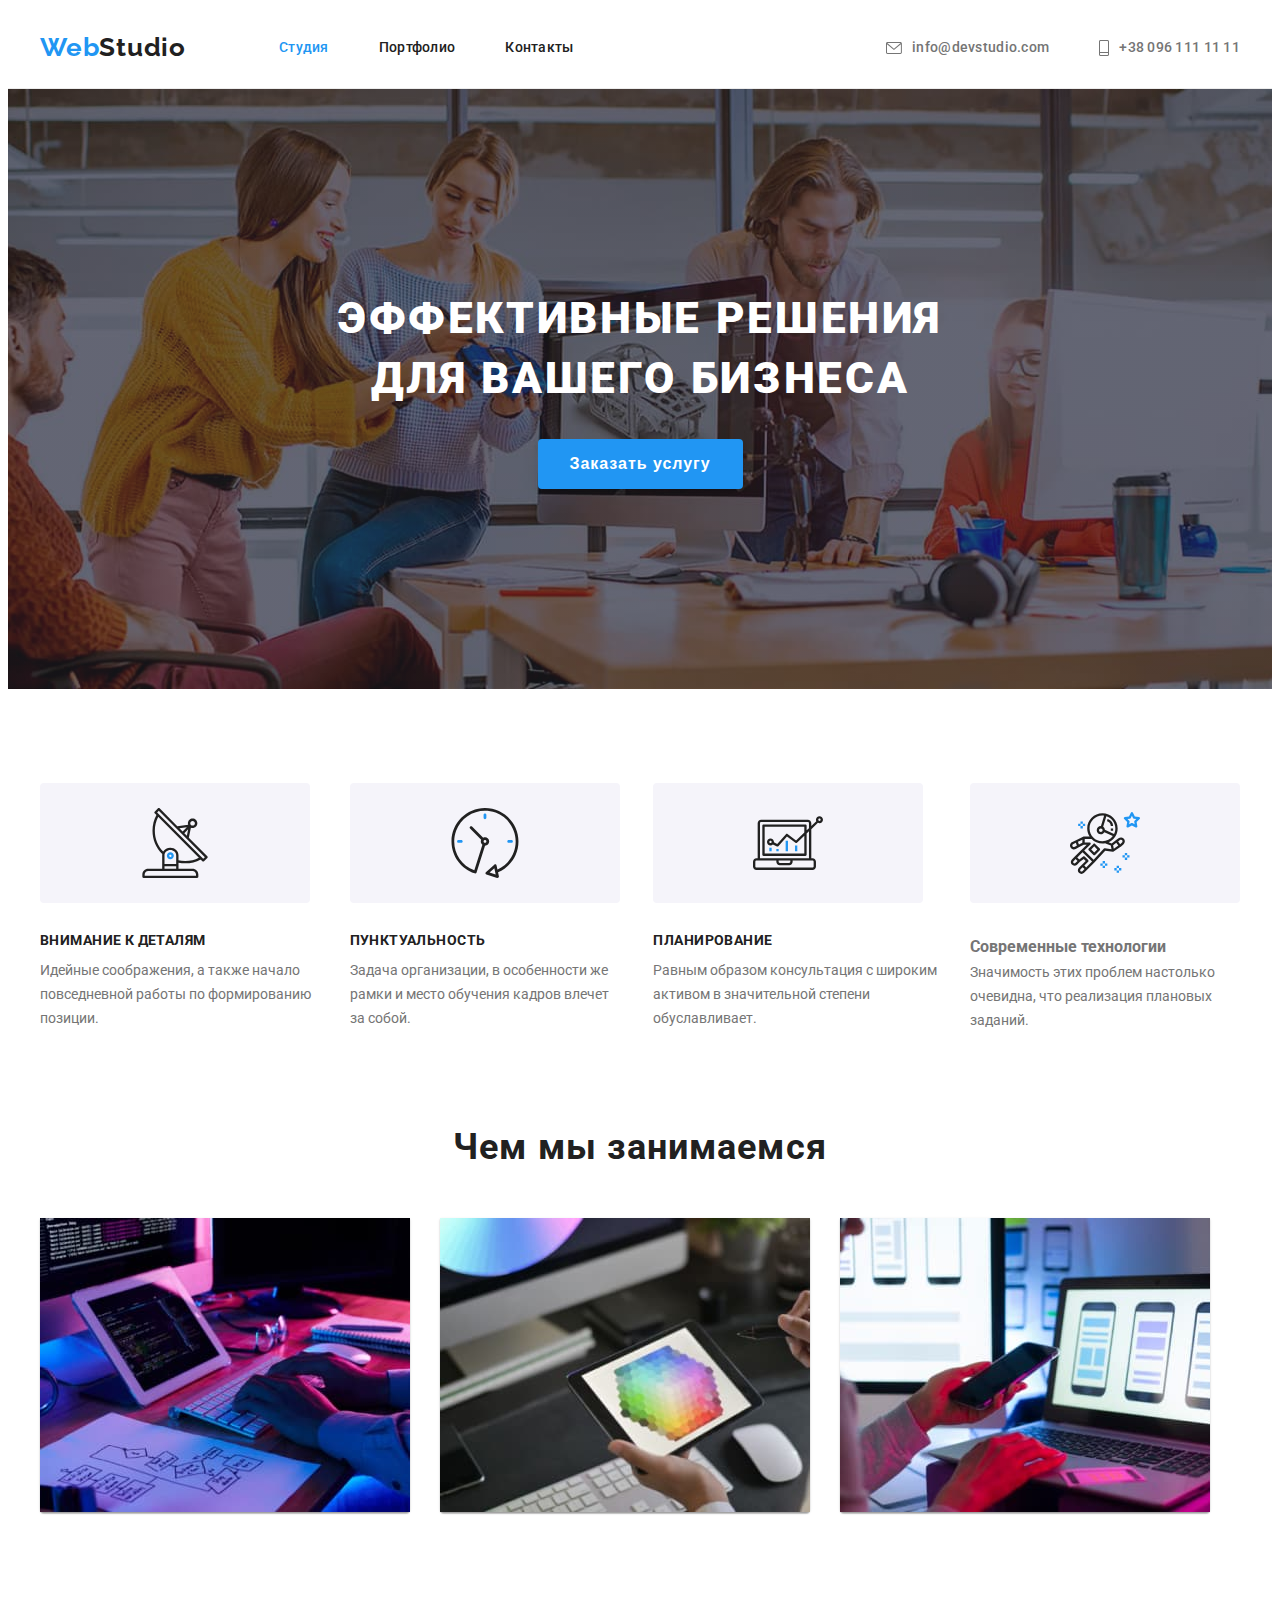
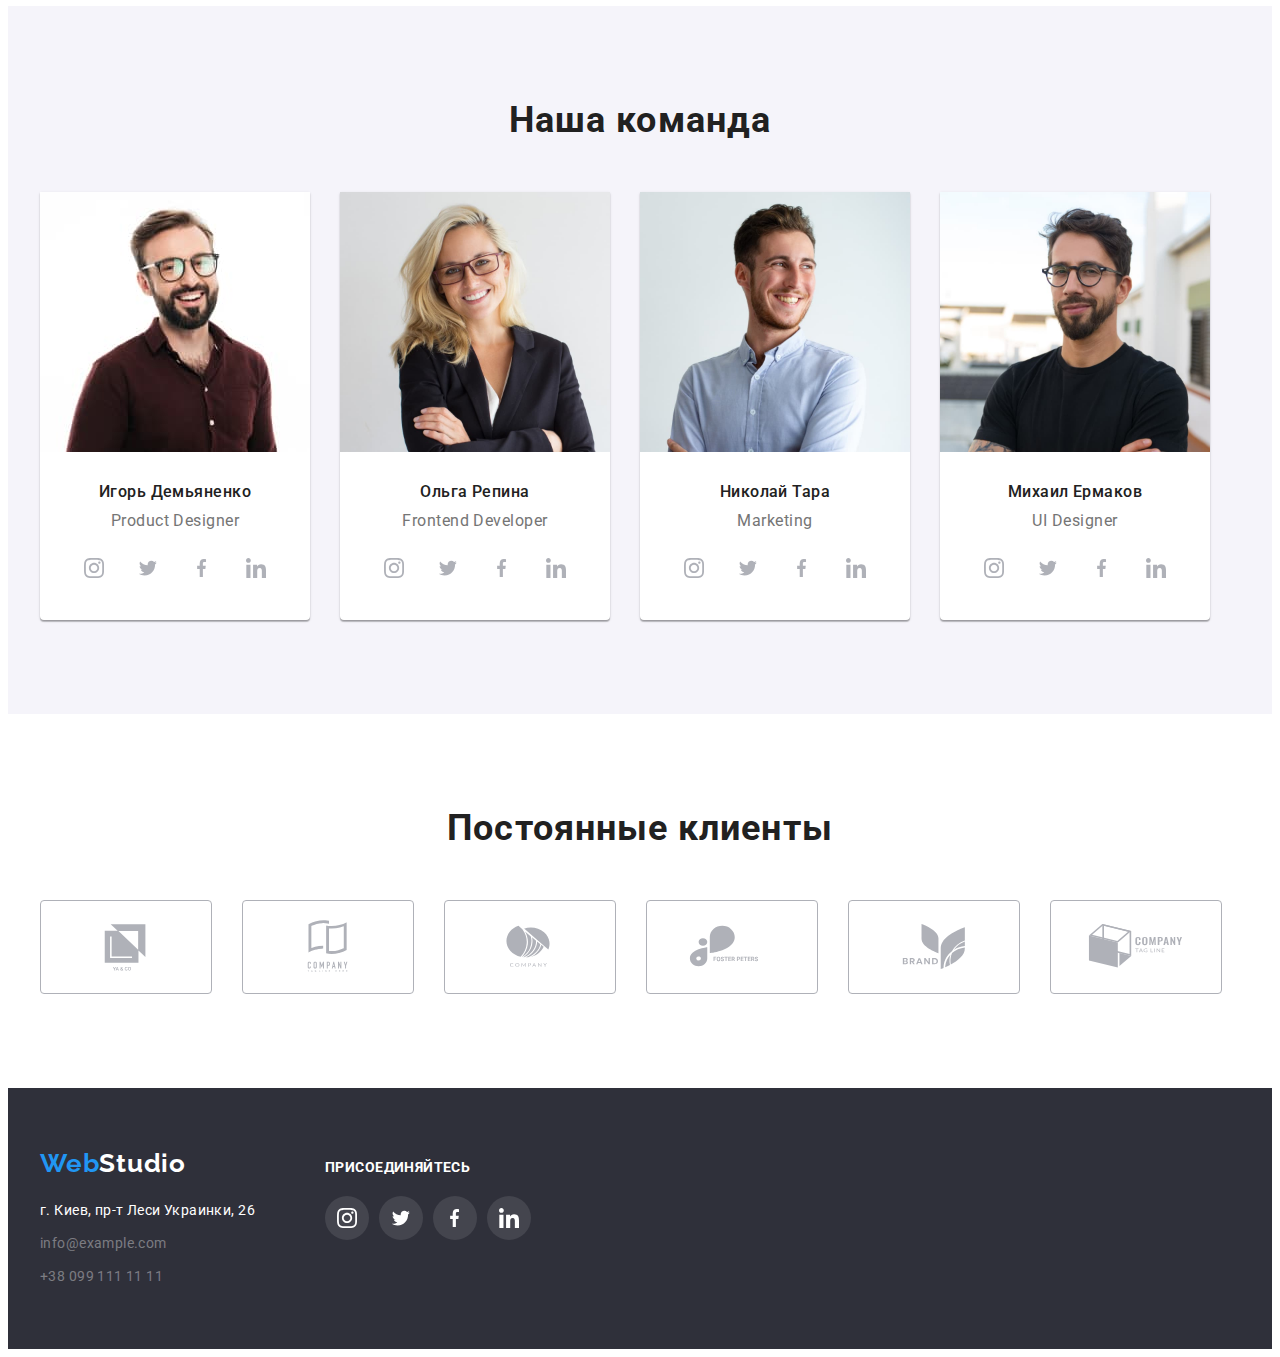
<file: index.html>
<!DOCTYPE html>
<html lang="ru">
	<head>
		<meta charset="UTF-8" />
		<meta http-equiv="X-UA-Compatible" content="IE=edge" />
		<meta name="viewport" content="width=device-width, initial-scale=1.0" />
		<title>WebStudio</title>
		<link rel="preconnect" href="https://fonts.googleapis.com" />
		<link rel="preconnect" href="https://fonts.gstatic.com" crossorigin />
		<link rel="preconnect" href="https://fonts.googleapis.com" />
		<link rel="preconnect" href="https://fonts.gstatic.com" crossorigin />
		<link rel="preconnect" href="https://fonts.googleapis.com">
<link rel="preconnect" href="https://fonts.gstatic.com" crossorigin>
<link href="https://fonts.googleapis.com/css2?family=Raleway:wght@700&family=Roboto:wght@400;500;700;900&display=swap" rel="stylesheet">
<link rel="stylesheet" href="https://cdnjs.cloudflare.com/ajax/libs/modern-normalize/1.1.0/modern-normalize.min.css" integrity="sha512-wpPYUAdjBVSE4KJnH1VR1HeZfpl1ub8YT/NKx4PuQ5NmX2tKuGu6U/JRp5y+Y8XG2tV+wKQpNHVUX03MfMFn9Q==" crossorigin="anonymous" referrerpolicy="no-referrer" />
		<link rel="stylesheet" href="./css/styles.css" />
	</head>
	<body>
		<!--Шапка сайта-->
		<header class="header">
			<div class="container header-container">
				<nav class="nav">
					<a class="header-web" href="./index.html">Web<span class="studio-nav">Studio</span>
					</a>
					<ul class="nav-list">
						<li class="nav-list">
							<a class="nav-link link-current" href="./index.html"
								>Студия</a>
						</li>
						<li class="nav-list">
							<a class="nav-link" href="./portfolio.html">Портфолио</a>
						</li>
						<li class="nav-list">
							<a class="nav-link" href="#team">Контакты</a>
						</li>
					</ul>
				</nav>
				<ul class="contaks ">
					<li class="contaks-item">
						<a class="contaks-link" href="mailto:info@devstudio.com">
							<svg class="icon-envelope" width="16" height="12">
								<use href="./images/icons.svg#icon-envelope"></use>
							</svg>
							info@devstudio.com</a>
					</li>
					<li class="contaks-item">
						<a class="contaks-link" href="tel:+380961111111">
							<svg class="icon-smartphone" width="10" height="16">
								<use href="./images/icons.svg#icon-smartphone"></use>
							</svg>
							+38 096 111 11 11</a>
					</li>
				</ul>
			</div>
		</header>
		<!--Секция блок заказа услуги-->
		<main>
				<section class=" order">
					<div class="container">
						<h1 class="order-title">
							Эффективные решения <br />для вашего бизнеса
						</h1>
						<button type="button" class="btn-order">Заказать услугу</button>
					</div>
				</section>
				<!--Секция занятия и планирования-->
				<section class="section section-advantage">
					<div class="container">
						<h2 class="visually-hidden">Преимущество</h2>
					<ul class="advantage">
						<li class="iteam-advantage">
							<div class="container-advantage">
								<svg class="icon-advantage" width="70" height="70">
									<use href="./images/icons.svg#icon-antenna"></use>
								</svg>
							</div>
							<h3 class="title-advantage">Внимание к деталям</h3>
							<p class="text-advantage">
								Идейные соображения, а также начало повседневной работы по
								формированию позиции.
							</p>
						</li>
						<li class="iteam-advantage">
							<div class="container-advantage">
								<svg class="icon-advantage" width="70" height="70">
									<use href="./images/icons.svg#icon-clock"></use>
								</svg>
							</div>
							<h3 class="title-advantage">Пунктуальность</h3>
							<p class="text-advantage">
								Задача организации, в особенности же рамки и место обучения кадров
								влечет за собой.
							</p>
						</li>
						<li class="iteam-advantage">
							<div class="container-advantage">
								<svg class="icon-advantage" width="70" height="70">
									<use href="./images/icons.svg#icon-diagram"></use>
								</svg>
							</div>
							<h3 class="title-advantage">Планирование</h3>
							<p class="text-advantage">
								Равным образом консультация с широким активом в значительной
								степени обуславливает.
							</p>
						</li>
						<li class="iteam-advantage">
							<div class="container-advantage">
								<svg class="icon-advantage" width="70" height="70">
									<use href="./images/icons.svg#icon-astronaut"></use>
								</svg>
							</div>
							<h3 class="icon-astronaut">Современные технологии</h3>
							<p class="text-advantage">
								Значимость этих проблем настолько очевидна, что реализация
								плановых заданий.
							</p>
						</li>
					</ul>
					</div>
				</section>
				<section class="section">
					<div class="container">
						<h2 class="title-section">Чем мы занимаемся</h2>
					<ul class="works">
						<li class="command-item">
							<img class="" src="./images/develop1.jpg" alt="develop1" width="370" />
						</li>
						<li class="command-item">
							<img class="" src="./images/develop2.jpg" alt="develop2" width="370" />
						</li>
						<li class="command-item">
							<img class="" src="./images/develop3.jpg" alt="develop3" width="370" />
						</li>
					</ul>
					</div>
				</section>
				<!--Секция команды-->
				<section class="section section-color">
					<div class="container">
						<h2 class="title-section">Наша команда</h2>
					<ul class="command">
						<li class="command-item">
							<img class="command-img" src="./images/employee1.jpg"alt="employee1" width="270" />
							<div class="container-command">
							<h3 class="title-command">Игорь Демьяненко</h3>
							<p class="text-command">Product Designer</p>
							<ul class="network">
								<li class="network-item">
									<a class="network-link" href="">
										<svg class="icon-network" width="20" height="20">
											<use href="./images/icons.svg#icon-instagram"></use>
										</svg>
									</a>
								</li>
								<li class="network-item">
									<a class="network-link" href="">
										<svg class="icon-network" width="20" height="16.25">
											<use href="./images/icons.svg#icon-twitter"></use>
										</svg>
									</a>
								</li>
								<li class="network-item">
									<a class="network-link" href="">
										<svg class="icon-network" width="10" height="20">
											<use href="./images/icons.svg#icon-facebook"></use>
										</svg>
									</a>
								</li>
								<li class="network-item">
									<a class="network-link" href="">
										<svg class="icon-network" width="20" height="20">
											<use href="./images/icons.svg#icon-linkedin"></use>
										</svg>
									</a>
								</li>
							</ul>	
							</div>
						</li>
							
						<li class="command-item">
							<img class="command-img" src="./images/employee4.jpg" alt="employee2" width="270" />
							<div class="container-command">
							<h3 class="title-command">Ольга Репина</h3>
							<p class="text-command">Frontend Developer</p>
							<ul class="network">
								<li class="network-item">
									<a class="network-link" href="">
										<svg class="icon-network" width="20" height="20">
											<use href="./images/icons.svg#icon-instagram"></use>
										</svg>
									</a>
								</li>
								<li class="network-item">
									<a class="network-link" href="">
										<svg class="icon-network" width="20" height="16.25">
											<use href="./images/icons.svg#icon-twitter"></use>
										</svg>
									</a>
								</li>
								<li class="network-item">
									<a class="network-link" href="">
										<svg class="icon-network" width="10" height="20">
											<use href="./images/icons.svg#icon-facebook"></use>
										</svg>
									</a>
								</li>
								<li class="network-item">
									<a class="network-link" href="">
										<svg class="icon-network" width="20" height="20">
											<use href="./images/icons.svg#icon-linkedin"></use>
										</svg>
									</a>
								</li>
							</ul>
							</div>
						</li>
							
						<li class="command-item">
							<img class="command-img" src="./images/employee3.jpg" alt="employee3" width="270" />
							<div class="container-command">
							<h3 class="title-command">Николай Тара</h3>
							<p class="text-command">Marketing</p>
							<ul class="network">
								<li class="network-item">
									<a class="network-link" href="">
										<svg class="icon-network" width="20" height="20">
											<use href="./images/icons.svg#icon-instagram"></use>
										</svg>
									</a>
								</li>
								<li class="network-item">
									<a class="network-link" href="">
										<svg class="icon-network" width="20" height="16.25">
											<use href="./images/icons.svg#icon-twitter"></use>
										</svg>
									</a>
								</li>
								<li class="network-item">
									<a class="network-link" href="">
										<svg class="icon-network" width="10" height="20">
											<use href="./images/icons.svg#icon-facebook"></use>
										</svg>
									</a>
								</li>
								<li class="network-item">
									<a class="network-link" href="">
										<svg class="icon-network" width="20" height="20">
											<use href="./images/icons.svg#icon-linkedin"></use>
										</svg>
									</a>
								</li>
							</ul>
							</div>
						</li>
							
						<li class="command-item">
							<img class="command-img" src="./images/employee2.jpg" alt="employee4" width="270" />
							<div class="container-command">
							<h3 class="title-command">Михаил Ермаков</h3>
							<p class="text-command">UI Designer</p>
							<ul class="network">
								<li class="network-item">
									<a class="network-link" href="">
										<svg class="icon-network" width="20" height="20">
											<use href="./images/icons.svg#icon-instagram"></use>
										</svg>
									</a>
								</li>
								<li class="network-item">
									<a class="network-link" href="">
										<svg class="icon-network" width="20" height="16.25">
											<use href="./images/icons.svg#icon-twitter"></use>
										</svg>
									</a>
								</li>
								<li class="network-item">
									<a class="network-link" href="">
										<svg class="icon-network" width="10" height="20">
											<use href="./images/icons.svg#icon-facebook"></use>
										</svg>
									</a>
								</li>
								<li class="network-item">
									<a class="network-link" href="">
										<svg class="icon-network" width="20" height="20">
											<use href="./images/icons.svg#icon-linkedin"></use>
										</svg>
									</a>
								</li>
							</ul>
							</div>
						</li>
							
					</ul>
					</div>
				</section>
				<section class="section">
					<div class="container">
						<h2 class="title-section">Постоянные клиенты</h2>
						<ul class="group-list">
							<li class="group-item">
								<a class="group-link" href="">
									<svg class="icon-group" width="106" height="60">
										<use href="./images/icons.svg#icon-group1"></use>
									</svg>
								</a>
							</li>
							<li class="group-item">
								<a class="group-link" href="">
									<svg class="icon-group" width="106" height="60">
										<use href="./images/icons.svg#icon-group2"></use>
									</svg>
								</a>
							</li>
							<li class="group-item">
								<a class="group-link" href="">
									<svg class="icon-group" width="106" height="60">
										<use href="./images/icons.svg#icon-group3"></use>
									</svg>
								</a>
							</li>
							<li class="group-item">
								<a class="group-link" href="">
									<svg class="icon-group" width="106" height="60">
										<use href="./images/icons.svg#icon-group4"></use>
									</svg>
								</a>
							</li>
							<li class="group-item">
								<a class="group-link" href="">
									<svg class="icon-group" width="106" height="60">
										<use href="./images/icons.svg#icon-group5"></use>
									</svg>
								</a>
							</li>
							<li class="group-item">
								<a class="group-link" href="">
									<svg class="icon-group" width="106" height="60">
										<use href="./images/icons.svg#icon-group6"></use>
									</svg>
								</a>
							</li>
						</ul>
					</div>
				</section>
		</main>
		<!--Подвал сайта-->
		<footer class="footer">
			<div class="container container-footer">
				<address class="address-footer">
					<ul class="">
						<li class="container-list">
							<a class="footer-web" href="./index.html">Web<span class="studio-footer">Studio</span></a>
						</li>
						<li class="footer-item">
							<a class="maps-footer"href="https://goo.gl/maps/7n5ivLZafYZ2Yxqt9">г. Киев, пр-т Леси Украинки, 26</a>
						</li>
						<li class="footer-item">
							<a class="mt-footer" href="mailto:info@example.com">info@example.com</a>
						</li">
						<li class="footer-item">
							<a class="mt-footer" href="tel:+380991111111">+38 099 111 11 11</a>
						</li>
					</ul>
				</address>
					<div class="container-list-network">
						<p class="text-network">присоединяйтесь</p>
						<ul class="list-network">
							<li class="network-item-footer">
								<a class="network-link-footer" href="">
									<svg class="icon-network-footer" width="20" height="20">
										<use href="./images/icons.svg#icon-instagram"></use>
									</svg>
								</a>
							</li>
							<li class="network-item-footer">
								<a class="network-link-footer" href="">
									<svg class="icon-network-footer" width="20" height="16.25">
										<use href="./images/icons.svg#icon-twitter"></use>
									</svg>
								</a>
							</li>
							<li class="network-item-footer">
								<a class="network-link-footer" href="">
									<svg class="icon-network-footer" width="10" height="20">
										<use href="./images/icons.svg#icon-facebook"></use>
									</svg>
								</a>
							</li>
							<li class="network-item-footer">
								<a class="network-link-footer" href="">
									<svg class="icon-network-footer" width="20" height="20">
										<use href="./images/icons.svg#icon-linkedin"></use>
									</svg>
								</a>
							</li>
						</ul>
					</div>
			</div>
		</footer>
	</body>
</html>
</file>
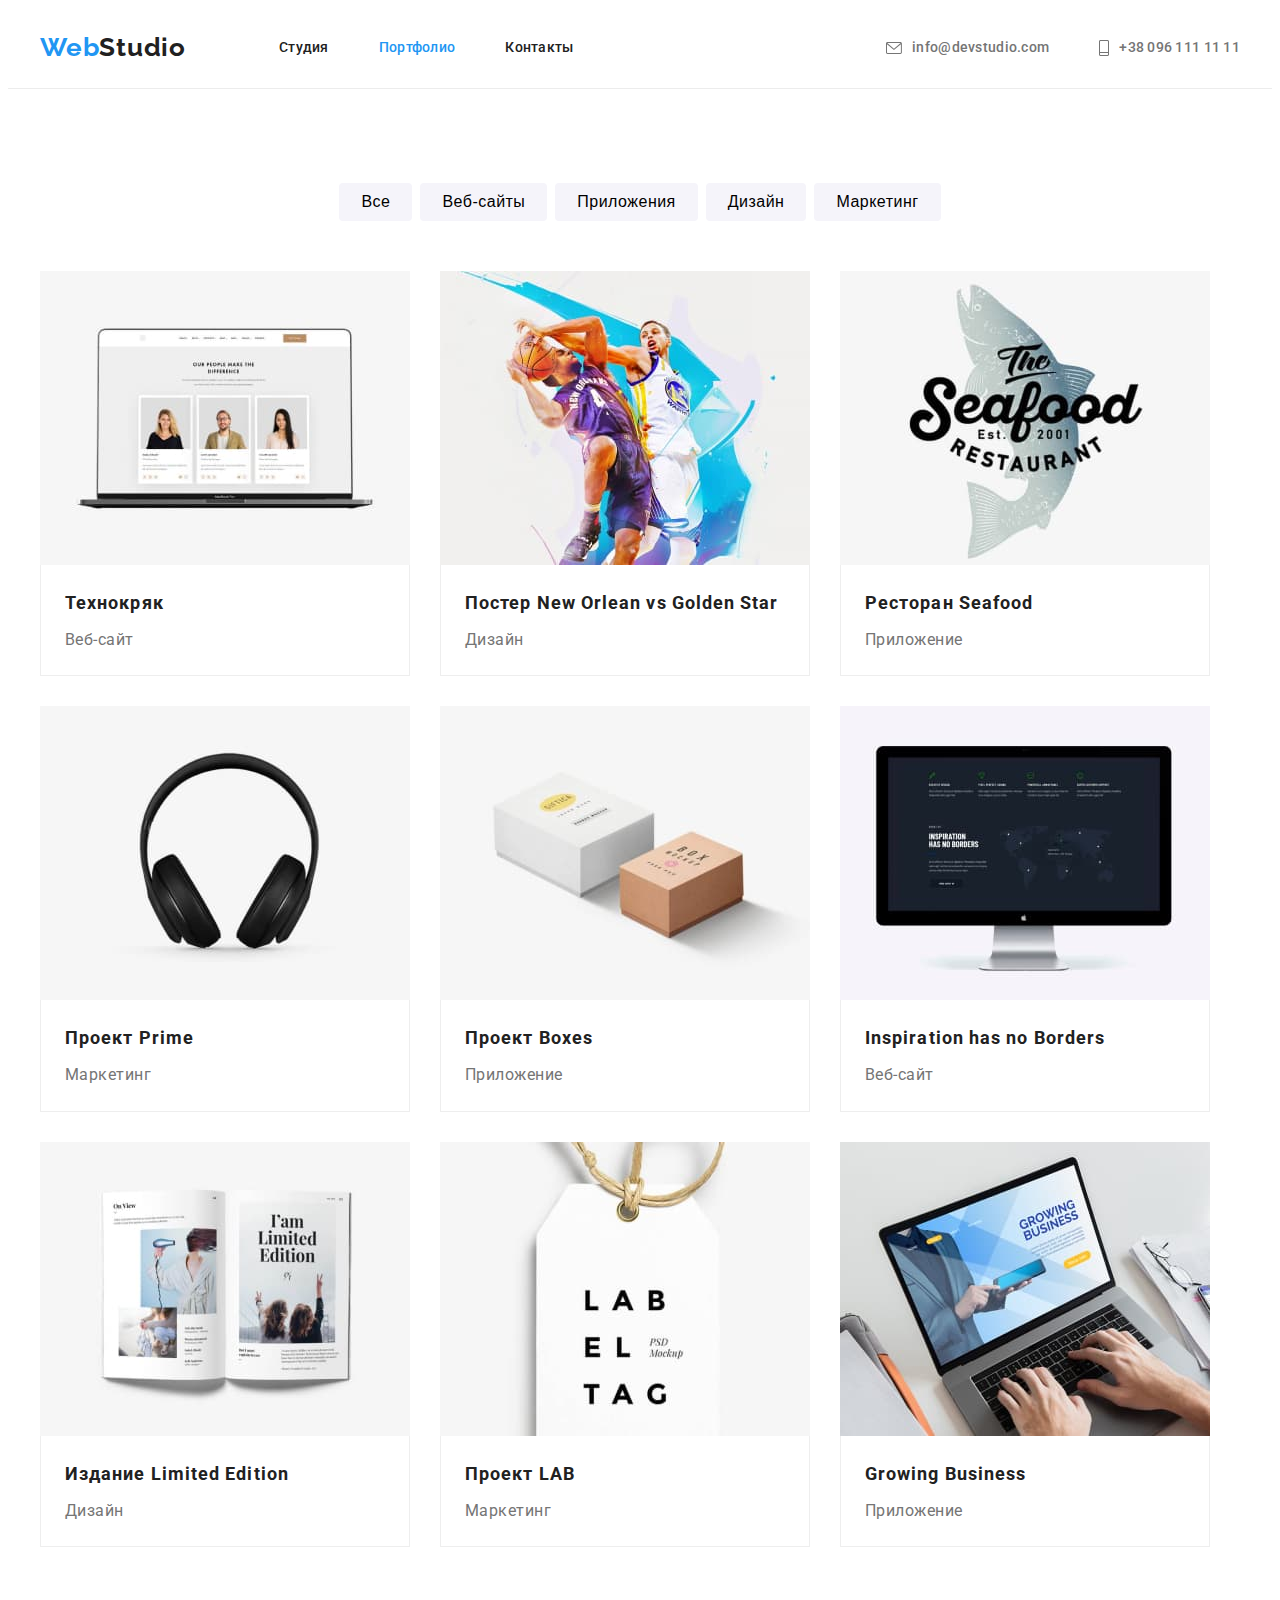
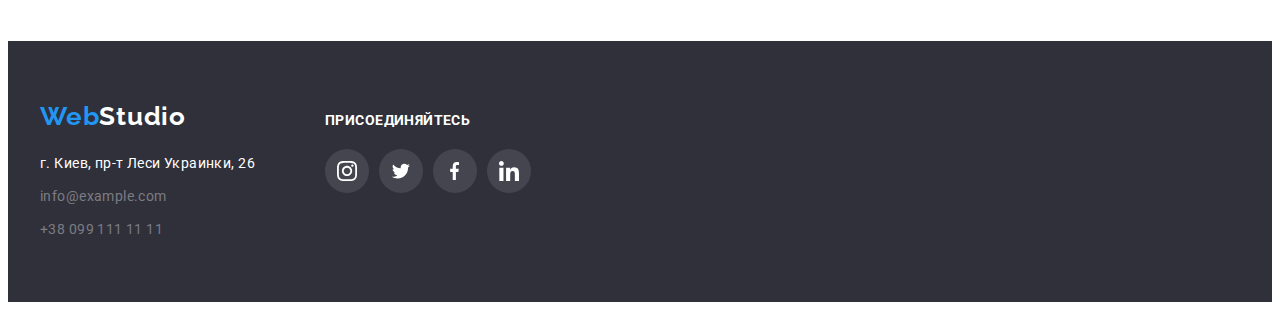
<file: portfolio.html>
<!DOCTYPE html>
<h lang="ru">
	<head>
		<meta charset="UTF-8" />
		<meta http-equiv="X-UA-Compatible" content="IE=edge" />
		<meta name="viewport" content="width=device-width, initial-scale=1.0" />
		<title>WebStudio</title>
<link rel="preconnect" href="https://fonts.gstatic.com" crossorigin>
<link href="https://fonts.googleapis.com/css2?family=Raleway:wght@700&family=Roboto:wght@400;500;700;900&display=swap" rel="stylesheet">
<link rel="stylesheet" href="https://cdnjs.cloudflare.com/ajax/libs/modern-normalize/1.1.0/modern-normalize.min.css" integrity="sha512-wpPYUAdjBVSE4KJnH1VR1HeZfpl1ub8YT/NKx4PuQ5NmX2tKuGu6U/JRp5y+Y8XG2tV+wKQpNHVUX03MfMFn9Q==" crossorigin="anonymous" referrerpolicy="no-referrer" />
		<link rel="stylesheet" href="./css/styles.css" />
	</head>
	<body>
		<!--Шапка сайта-->
		<header class="header">
			<div class="container header-container">
				<nav class="nav">
					<a class="header-web" href="./index.html">Web<span class="studio-nav">Studio</span>
					</a>
					<ul class="nav-list">
						<li class="nav-list">
							<a class="nav-link" href="./index.html"
								>Студия</a>
						</li>
						<li class="nav-list">
							<a class="nav-link link-current" href="./portfolio.html">Портфолио</a>
						</li>
						<li class="nav-list">
							<a class="nav-link" href="#team">Контакты</a>
						</li>
					</ul>
				</nav>
				<ul class="contaks ">
					<li class="contaks-item">
						<a class="contaks-link" href="mailto:info@devstudio.com">
							<svg class="icon-envelope" width="16" height="12">
								<use href="./images/icons.svg#icon-envelope"></use>
							</svg>
							info@devstudio.com</a>
					</li>
					<li class="contaks-item">
						<a class="contaks-link" href="tel:+380961111111">
							<svg class="icon-smartphone" width="10" height="16">
								<use href="./images/icons.svg#icon-smartphone"></use>
							</svg>
							+38 096 111 11 11</a>
					</li>
				</ul>
			</div>
		</header>
		<!--Секция блок заказа услуги-->
		<main>
				<section class="section">
				<div class="container">
					<h1 class="visually-hidden">
						Выбор элементов подтипа портфолио WebStudio
					</h1>
						<ul class="element-btn">
							<li class="btn-item">
								<button class="btn-element" type="button">
									Все
								</button>
							</li>
							<li class="btn-item">
								<button class="btn-element" type="button">
									Веб-сайты
								</button>
							</li>
							<li class="btn-item">
								<button class="btn-element" type="button">
									Приложения
								</button>
							</li>
							<li class="btn-item">
								<button class="btn-element" type="button">
									Дизайн
								</button>
							</li>
							<li class="btn-item">
								<button class="btn-element" type="button">
									Маркетинг
								</button>
							</li>
						</ul>
					<ul class="gallery">
						<li class="item-gallery">
							<a class="link-gallery" href="">
								<img src="./images/veb-link.jpg" width="370" alt="Технокряк"/>
							<div class="container-gallery">
								<h2 class="title-gallery">Технокряк</h2>
							<p class="text-gallery">Веб-сайт</p>
							</div>
							</a>
						</li>
						<li class="item-gallery">
							<a class="link-gallery" href="">
								<img src="./images/poster-new-orlean-vs-golden-star.jpg" width="370" alt="Постер New Orlean vs Golden Star"/>
							<div class="container-gallery">
								<h2 class="title-gallery">Постер New Orlean vs Golden Star</h2>
							<p class="text-gallery">Дизайн</p>
							</div>
							</a>
						</li>
						<li class="item-gallery">
							<a class="link-gallery" href="">
								<img src="./images/seafood-restaurant.jpg" width="370" alt="Ресторан Seafood"/>
							<div class="container-gallery">
								<h2 class="title-gallery">Ресторан Seafood</h2>
							<p class="text-gallery">Приложение</p>
							</div>
							</a>
						</li>
						<li class="item-gallery">
							<a class="link-gallery" href="">
								<img src="./images/prime-project.jpg" width="370" alt="Проект Prime"/>
							<div class="container-gallery">
								<h2 class="title-gallery">Проект Prime</h2>
							<p class="text-gallery">Маркетинг</p>
							</div>
							</a>
						</li>
						<li class="item-gallery">
							<a class="link-gallery" href="">
								<img src="./images/project-boxes.jpg" width="370" alt="Проект Boxes"/>
							<div class="container-gallery">
								<h2 class="title-gallery">Проект Boxes</h2>
							<p class="text-gallery">Приложение</p>
							</div>
							</a>
						</li>
						<li class="item-gallery">
							<a class="link-gallery" href="">
								<img src="./images/inspiration-has-no-borders.jpg" width="370" alt="Inspiration has no Borders"/>
							<div class="container-gallery">
								<h2 class="title-gallery">Inspiration has no Borders</h2>
							<p class="text-gallery">Веб-сайт</p>
							</div>
							</a>
						</li>
						<li class="item-gallery">
							<a class="link-gallery" href="">
								<img src="./images/limited-edition.jpg" width="370" alt="Издание Limited Edition"/>
							<div class="container-gallery">
								<h2 class="title-gallery">Издание Limited Edition</h2>
							<p class="text-gallery">Дизайн</p>
							</div>
							</a>
						</li>
						<li class="item-gallery">
							<a class="link-gallery" href="">
								<img src="./images/prodject-lab.jpg" width="370" alt="Проект LAB"/>
							<div class="container-gallery">
								<h2 class="title-gallery">Проект LAB</h2>
							<p class="text-gallery">Маркетинг</p>
							</div>
							</a>
						</li>
						<li class="item-gallery">
							<a class="link-gallery" href="">
								<img src="./images/growing-business.jpg" width="370" alt="Growing Business"/>
							<div class="container-gallery">
								<h2 class="title-gallery">Growing Business</h2>
							<p class="text-gallery">Приложение</p>
							</div>
							</a>
						</li>
					</ul>
				</div>
				</section>
		</main>
		<!--Подвал сайта-->
		<footer class="footer">
			<div class="container container-footer">
				<address class="address-footer">
					<ul class="">
						<li class="container-list">
							<a class="footer-web" href="./index.html">Web<span class="studio-footer">Studio</span></a>
						</li>
						<li class="footer-item">
							<a class="maps-footer"href="https://goo.gl/maps/7n5ivLZafYZ2Yxqt9">г. Киев, пр-т Леси Украинки, 26</a>
						</li>
						<li class="footer-item">
							<a class="mt-footer" href="mailto:info@example.com">info@example.com</a>
						</li">
						<li class="footer-item">
							<a class="mt-footer" href="tel:+380991111111">+38 099 111 11 11</a>
						</li>
					</ul>
				</address>
					<div class="container-list-network">
						<p class="text-network">присоединяйтесь</p>
						<ul class="list-network">
							<li class="network-item-footer">
								<a class="network-link-footer" href="">
									<svg class="icon-network-footer" width="20" height="20">
										<use href="./images/icons.svg#icon-instagram"></use>
									</svg>
								</a>
							</li>
							<li class="network-item-footer">
								<a class="network-link-footer" href="">
									<svg class="icon-network-footer" width="20" height="16.25">
										<use href="./images/icons.svg#icon-twitter"></use>
									</svg>
								</a>
							</li>
							<li class="network-item-footer">
								<a class="network-link-footer" href="">
									<svg class="icon-network-footer" width="10" height="20">
										<use href="./images/icons.svg#icon-facebook"></use>
									</svg>
								</a>
							</li>
							<li class="network-item-footer">
								<a class="network-link-footer" href="">
									<svg class="icon-network-footer" width="20" height="20">
										<use href="./images/icons.svg#icon-linkedin"></use>
									</svg>
								</a>
							</li>
						</ul>
					</div>
			</div>
		</footer>
	</body>
</html>
</file>
<file: css/styles.css>
/*----------------------Цвет----------------------*/
:root {
	--main-text-color: #757575;
	--title-text-color: #212121;
	--main-color: #212121;
	--footer-text-color: #ffffff;
	--title-color: #2196f3;
}
/*----------------------Главная часть шрифтов----------------------*/
body {
	color: var(--main-text-color);
	font-family: Roboto, sans-serif;
	font-size: 14px;
	line-height: 1.71;
	background: #FFFFFF;
}
/*----------------------Фокус----------------------*/
.nav-link:hover,.contaks-link:hover,
.nav-link:focus,.contaks-link:focus {
	color: var(--title-color);
}
.group-link:hover .icon-group,
.group-link:focus .icon-group{
	fill: #2196F3;
}
.group-link:focus,
.group-link:hover{
	border-color:#2196F3;
}
.container-network:hover,
.container-network:focus{
background-color: #2196F3;
}
.network-link:hover .icon-network,
.network-link:focus .icon-network{
	fill:#FFFFFF;
	
}
.network-link:hover,
.network-link:focus{
	background-color: #2196F3;
}
.item-gallery:focus,
.item-gallery:hover{
	box-shadow: 0px 1px 1px rgba(0, 0, 0, 0.12), 0px 4px 4px rgba(0, 0, 0, 0.06), 1px 4px 6px rgba(0, 0, 0, 0.16);
}
/*----------------------Иконки----------------------*/
.icon-smartphone,.icon-envelope{
	margin-right: 10px;
	fill:currentColor;
}
.icon-group{
	fill: #AFB1B8;
}
.container-advantage{
	justify-content: center;
	width: 270px;
	height: 120px;
	margin-bottom: 30px;
	background-color: #F5F4FA;
	border-radius: 4px;
	display: flex;
	align-items: center;
}
.container-network-blok{
	display: flex;
	justify-content: center;
}
.network{
	display: flex;
	justify-content: center;
	margin-top: 16px;
}
.network-link{
	width: 44px;
	height: 44px;
	align-items: center;
	background-color: #ffffff;
	border-radius: 50%;
	display: flex;
	justify-content: center;
}
.icon-network{
	fill: #AFB1B8;
}
.group-list{
	display: flex;
}
.group-link{
	width: 170px;
	height: 92px;
	display: flex;
	justify-content: center;
	align-items: center;
	border: 1px solid #AFB1B8;
	border-radius: 4px;
}
.group-item+.group-item{
	margin-left: 30px;
}
.network-link-footer{
	width: 44px;
	height: 44px;
	align-items: center;
	background-color: rgba(255, 255, 255, 0.1);
	border-radius: 50%;
	display: flex;
	justify-content: center;
}
.network-link-footer:focus,
.network-link-footer:hover{
	background-color: #2196F3;
}
.network-item+.network-item{
	margin-left: 10px;
}
.network-item-footer+.network-item-footer{
	margin-left: 10px;
}
.icon-network-footer{
	fill: #FFFFFF;
}
/*----------------------Обнуление----------------------*/
h1,h2,h3,h4,h5,h6,p,ul{
	margin: 0;
}
ul{
	padding: 0;
	list-style: none;
}
/*----------------------Отмена стилий и декораций----------------------*/
a {
	text-decoration: none;
}
/*----------------------Скрываемый текст----------------------*/
.visually-hidden {
	position: absolute;
	width: 1px;
	height: 1px;
	margin: -1px;
	padding: 0;
	overflow: hidden;
	border: 0;
	clip: rect(0 0 0 0)
 }
/*----------------------Контейнер----------------------*/
.container{
	width: 1200px;
	padding-left: 15px;
	padding-right: 15px;
	margin: 0 auto;
}
/*----------------------Картинки----------------------*/
img{
	display: block;
	max-width: 100%;
	height: auto;
}
/*----------------------Шапка----------------------*/
.header-container,.nav-list,.contaks,.nav{
	display: flex;
	align-items: center;
}
.contaks:not(:last-child) {
	margin-right: 50px;
}
.nav-link,.contaks-link{
	padding-top: 32px;
	padding-bottom: 32px;
	
}
.header-web{
	margin-right: 93px;
	padding-top: 24px;
	padding-bottom: 25px;
}
.contaks{
	margin-left: auto;
}
.nav-list:not(:last-child){
	margin-right: 50px;
}
.contaks-item:not(:last-child){
margin-right: 50px;
}
.footer-web,.header-web{
	color: var(--title-color);
	font-family: Raleway, sans-serif;
	font-style: normal;
	font-weight: 700;
	font-size: 26px;
	line-height: 1.19;
	letter-spacing: 0.03em;
}
.studio-nav {
	color: var(--title-text-color);
}
.nav-link {
	color: var(--title-text-color);
	font-weight: 500;
	line-height: 1.14;
	letter-spacing: 0.02em;
}
.contaks-link {
	font-weight: 500;
	line-height: 1.14;
	letter-spacing: 0.02em;
	color: var(--main-text-color);
	padding-top: 32px;
	padding-bottom: 32px;
	align-items: center;
	display: flex;
}
.link-current {
	color: var(--title-color);
}
.header{
	border-bottom: 1px solid #ECECEC;
}
/*----------------------Особенная часть раздела "Студио"----------------------*/
.section{
	padding-top: 94px;
	padding-bottom: 94px;
}
.section-advantage{
	padding-bottom: 0;
}
.section-color{
	background-color:#F5F4FA;
}
.order-title {
	font-weight: 900;
	font-size: 44px;
	line-height: 1.36;
	letter-spacing: 0.06em;
	text-transform: uppercase;
	color: var(--footer-text-color);
	margin-bottom: 30px;
}
.command-item:not(:last-child){
	margin-right: 30px;
}
.command-item{
	background: #FFFFFF;
	box-shadow: 0px 1px 3px rgba(0, 0, 0, 0.12), 0px 1px 1px rgba(0, 0, 0, 0.14), 0px 2px 1px rgba(0, 0, 0, 0.2);
	border-radius: 0px 0px 4px 4px;
}
.order {
	background-color: #2f303a;
	text-align: center;
	padding: 200px 0;
	max-width: 1600px;
	margin-left: auto;
	margin-right: auto;
	background-image:linear-gradient(rgba(47, 48, 58, 0.4),rgba(47, 48, 58, 0.4)),
	url('../images/img-container.jpg');
	background-repeat: no-repeat;
	background-size: cover;
	background-position: center;
	
}
.btn-order {
	font-weight: 700;
	font-size: 16px;
	line-height: 1.88;
	letter-spacing: 0.06em;
	color: var(--footer-text-color);
	background-color: var(--title-color);
	box-shadow: 0px 4px 4px rgba(0, 0, 0, 0.15);
	border-radius: 4px;
	cursor: pointer;
	border: none;
	padding: 10px 32px;
}
.iteam-advantage:not(:last-child){
	margin-right: 30px;
}
.advantage {
	display: flex;
}
.title-advantage {
	font-weight: 700;
	font-size: 14px;
	line-height: 1.14;
	letter-spacing: 0.03em;
	text-transform: uppercase;
	color: var(--main-color);
}
.title-advantage{
	margin-bottom: 10px;
}
.title-section {
	font-weight: 700;
	font-size: 36px;
	line-height: 1.16;
	text-align: center;
	letter-spacing: 0.03em;
	color: var(--main-color);
	margin-bottom: 50px;
}
.works {
	display: flex;
}
.title-command {
	font-weight: 500;
	font-size: 16px;
	line-height: 1.19;
	text-align: center;
	letter-spacing: 0.03em;
	color: var(--main-color);
	margin-bottom: 10px;
}
.container-command{
	padding-top: 30px;
	padding-bottom: 30px;
}
.command {
	display: flex;
	list-style: none;
}
.text-command {
	font-size: 16px;
	line-height: 1.19;
	text-align: center;
	letter-spacing: 0.03em;
}
.section-gray {
	background-color: #f5f4fa;
}
/*----------------------Курсив кнопок "Партволио"----------------------*/
.btn-element:focus,
.btn-element:hover {
	color: var(--footer-text-color);
	background-color: var(--title-color);
	box-shadow: 0px 3px 1px rgba(0, 0, 0, 0.1), 0px 1px 2px rgba(0, 0, 0, 0.08),
		0px 2px 2px rgba(0, 0, 0, 0.12);
	
}
/*----------------------Особенная часть раздела "Партволио"----------------------*/
/*----------------------Кнопки "Партволио"----------------------*/
.element-btn{
	display: flex;
	margin-bottom: 50px;
	justify-content: center;
}
.btn-element {
	cursor: pointer;
	font-weight: 500;
	font-size: 16px;
	line-height: 1.63;
	text-align: center;
	letter-spacing: 0.03em;
	padding: 5px 22px;
	background-color: #f5f4fa;
	border-radius: 4px;
	border: none;
	padding: 6px 22px;
}
.btn-item:not(:last-child){
	margin-right: 8px;
}
/*----------------------Галерея "Партволио"----------------------*/
.gallery{
	margin: -15px;
	display: flex;
	flex-wrap: wrap;
}
.title-gallery {
	font-weight: 700;
	font-size: 18px;
	line-height: 2;
	letter-spacing: 0.06em;
	color: var(--main-color);
	margin-bottom: 4px;
}
.text-gallery {
	font-size: 16px;
	line-height: 1.9;
	letter-spacing: 0.03em;
	color: var(--main-text-color)
}
.item-gallery {
	background: var(--footer-text-color);
	margin: 15px;
}
.container-gallery{
	padding: 20px 24px;
	border: 1px solid #EEEEEE;
	border-top: 0;
}
/*----------------------Подвал сайта----------------------*/
.footer-address {
	letter-spacing: 0.03em;
}
.maps-footer {
	color: var(--footer-text-color);

}
.mt-footer {
	color: #ffffff60;
}
.studio-footer {
	color: var(--footer-text-color);
}
.footer-web{
	display: block;
	margin-bottom: 20px;
}
.mt-footer,.maps-footer{
	font-family: Roboto,sans-serif;
	font-style: normal;
	font-size: 14px;
	line-height: 1.71;
	letter-spacing: 0.03em;
}
.mt-footer:focus,.maps-footer:hover,
.mt-footer:hover,.maps-footer:focus{
	color: var(--title-color)
}
.footer-item:not(:last-child){
	margin-bottom: 9px;
}
.footer{
	background-color: #2f303a;
	padding: 60px 0;
}
.text-network{
font-weight: 700;
line-height: 1.14;
letter-spacing: 0.03em;
text-transform: uppercase;
color: #FFFFFF;
margin-bottom: 20px;
}
.list-network{
	display: flex;
	justify-content: center;
}
.container-footer{
	display: flex;
	align-items: baseline;
}
.container-list-network{
	margin-left: 70px;
	
}
</file>
